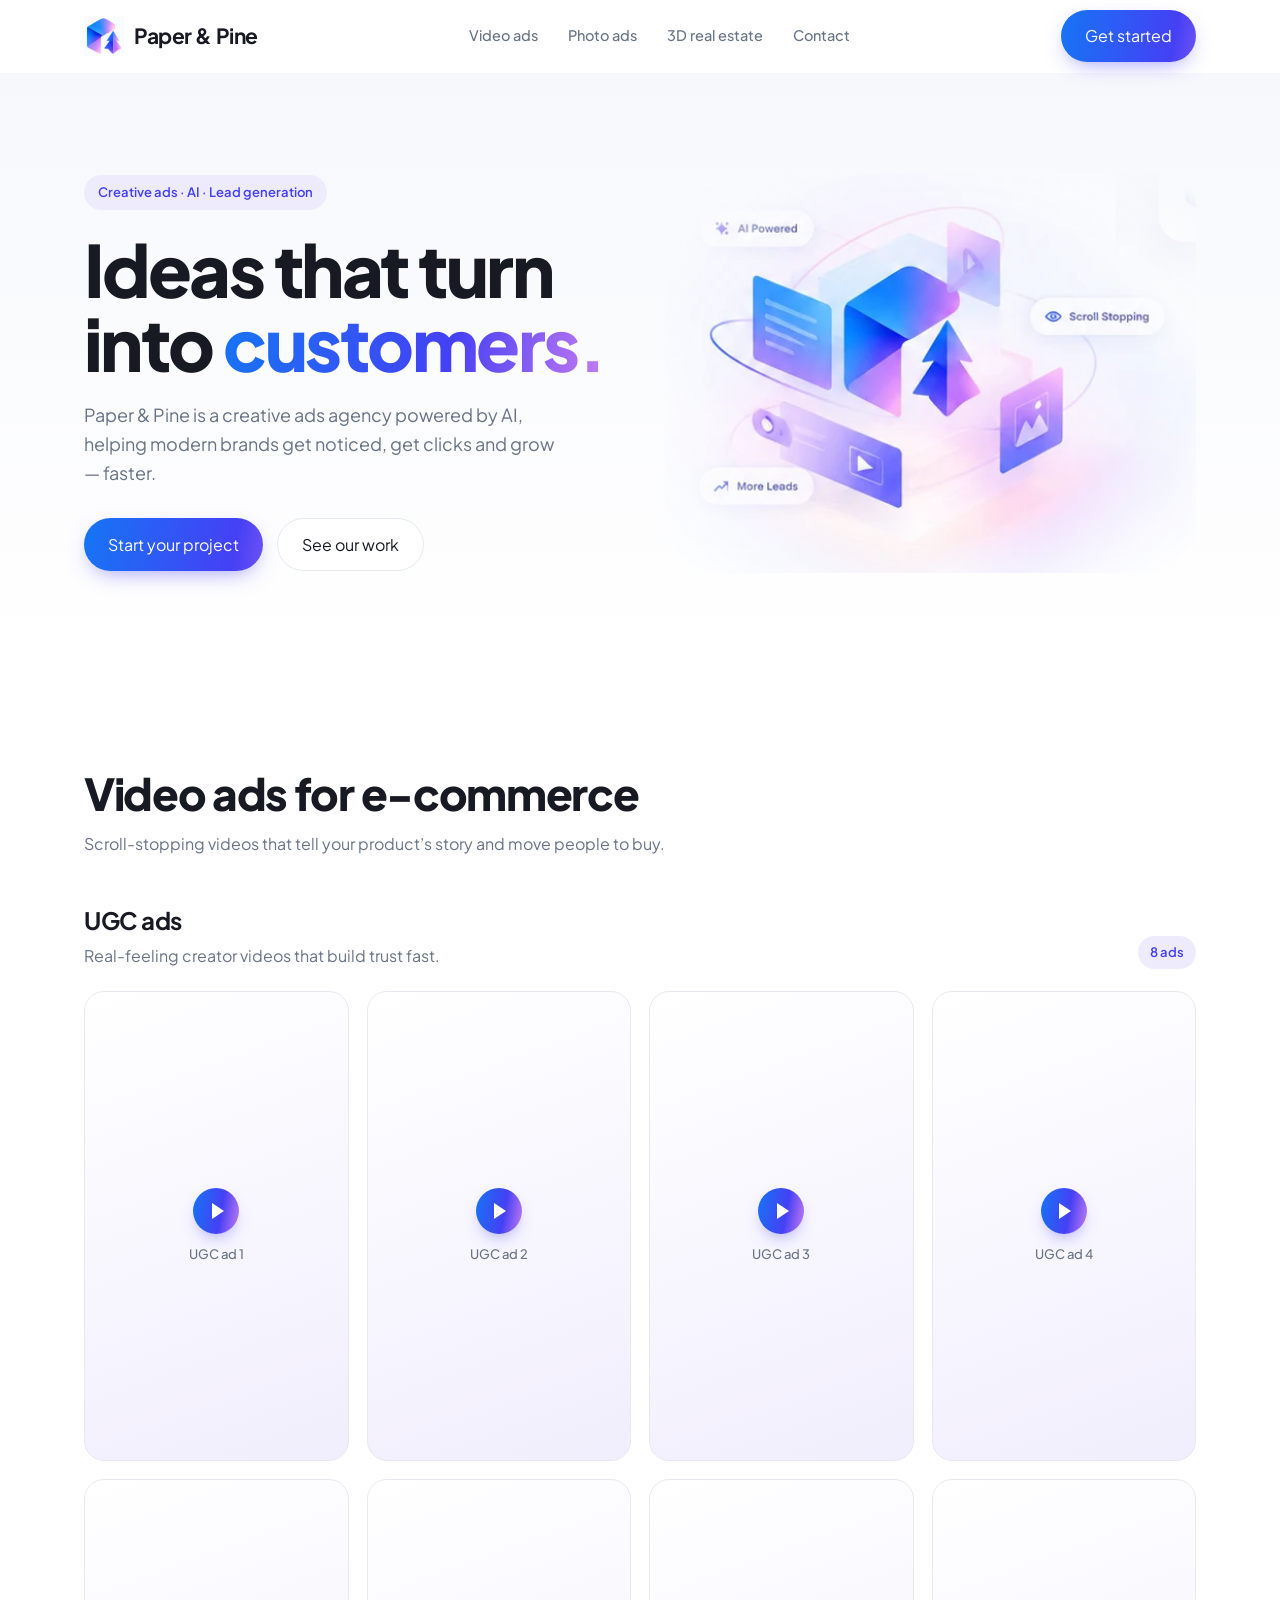
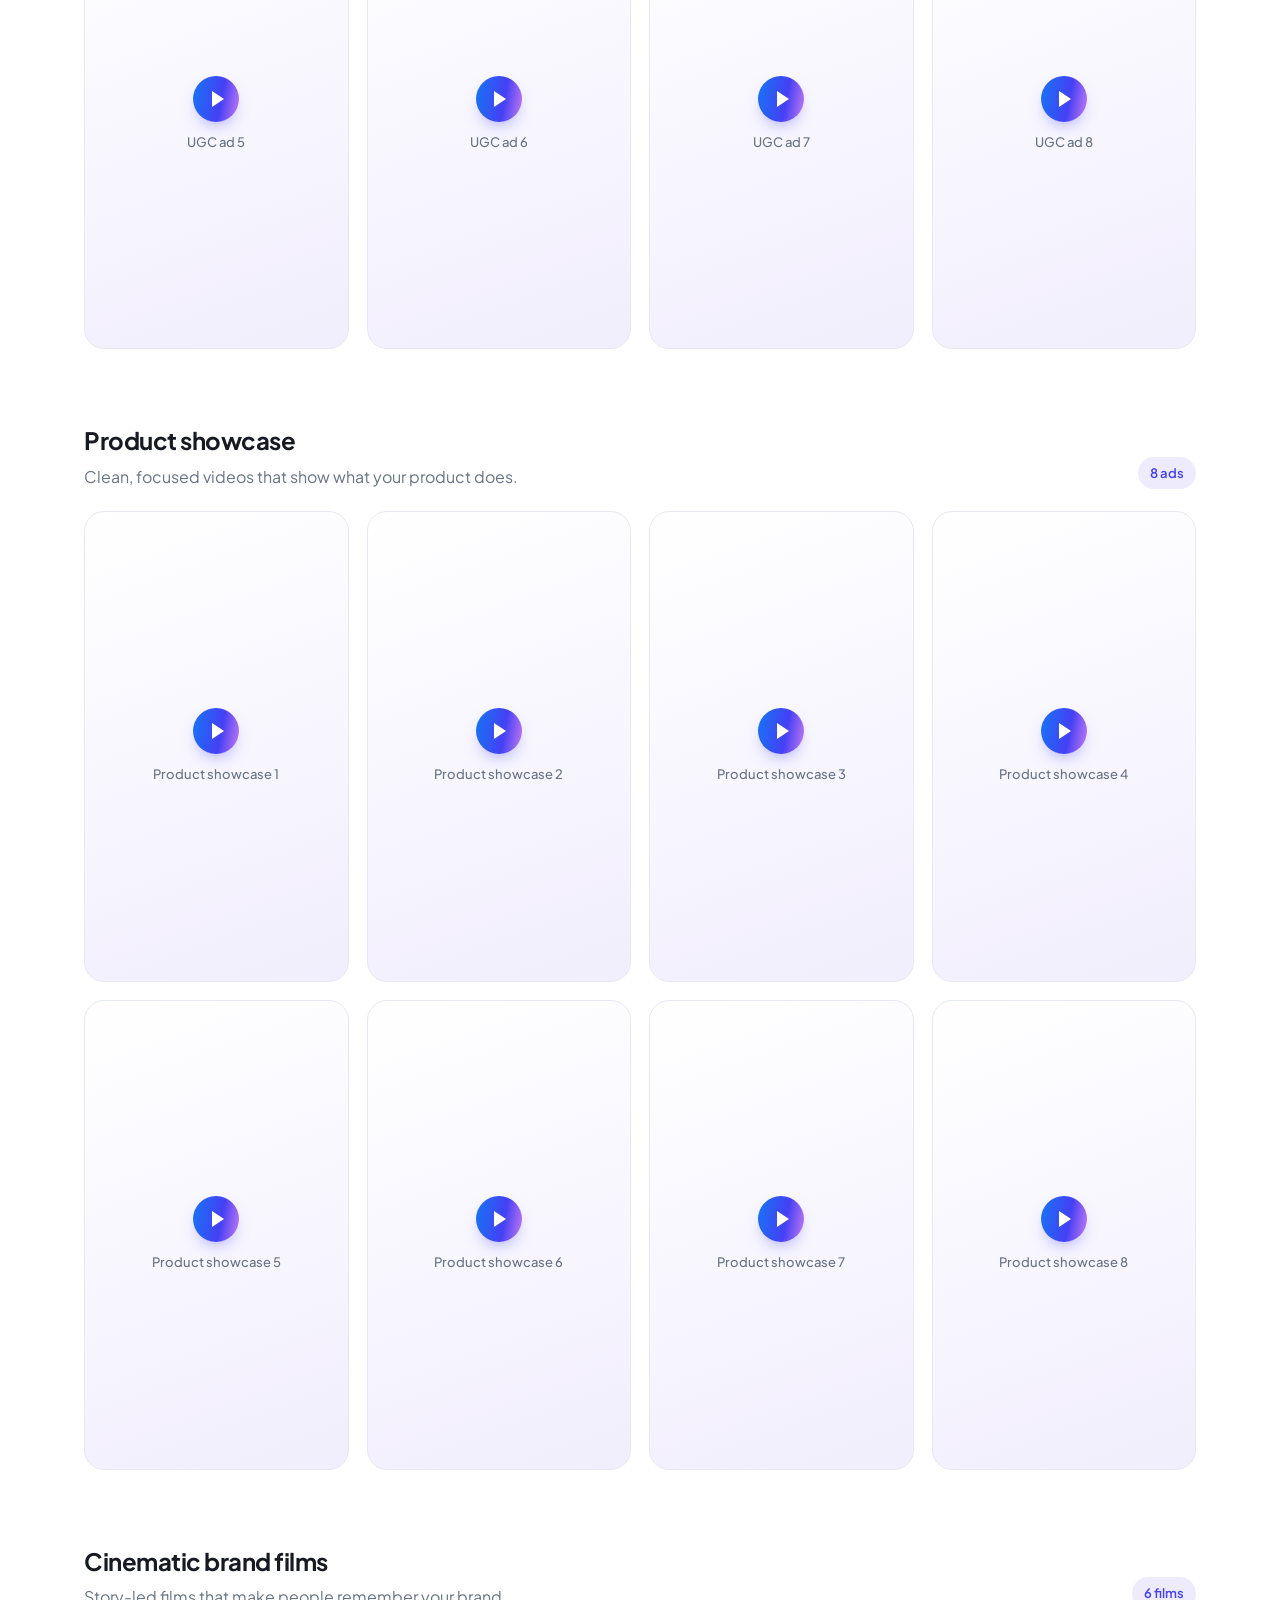
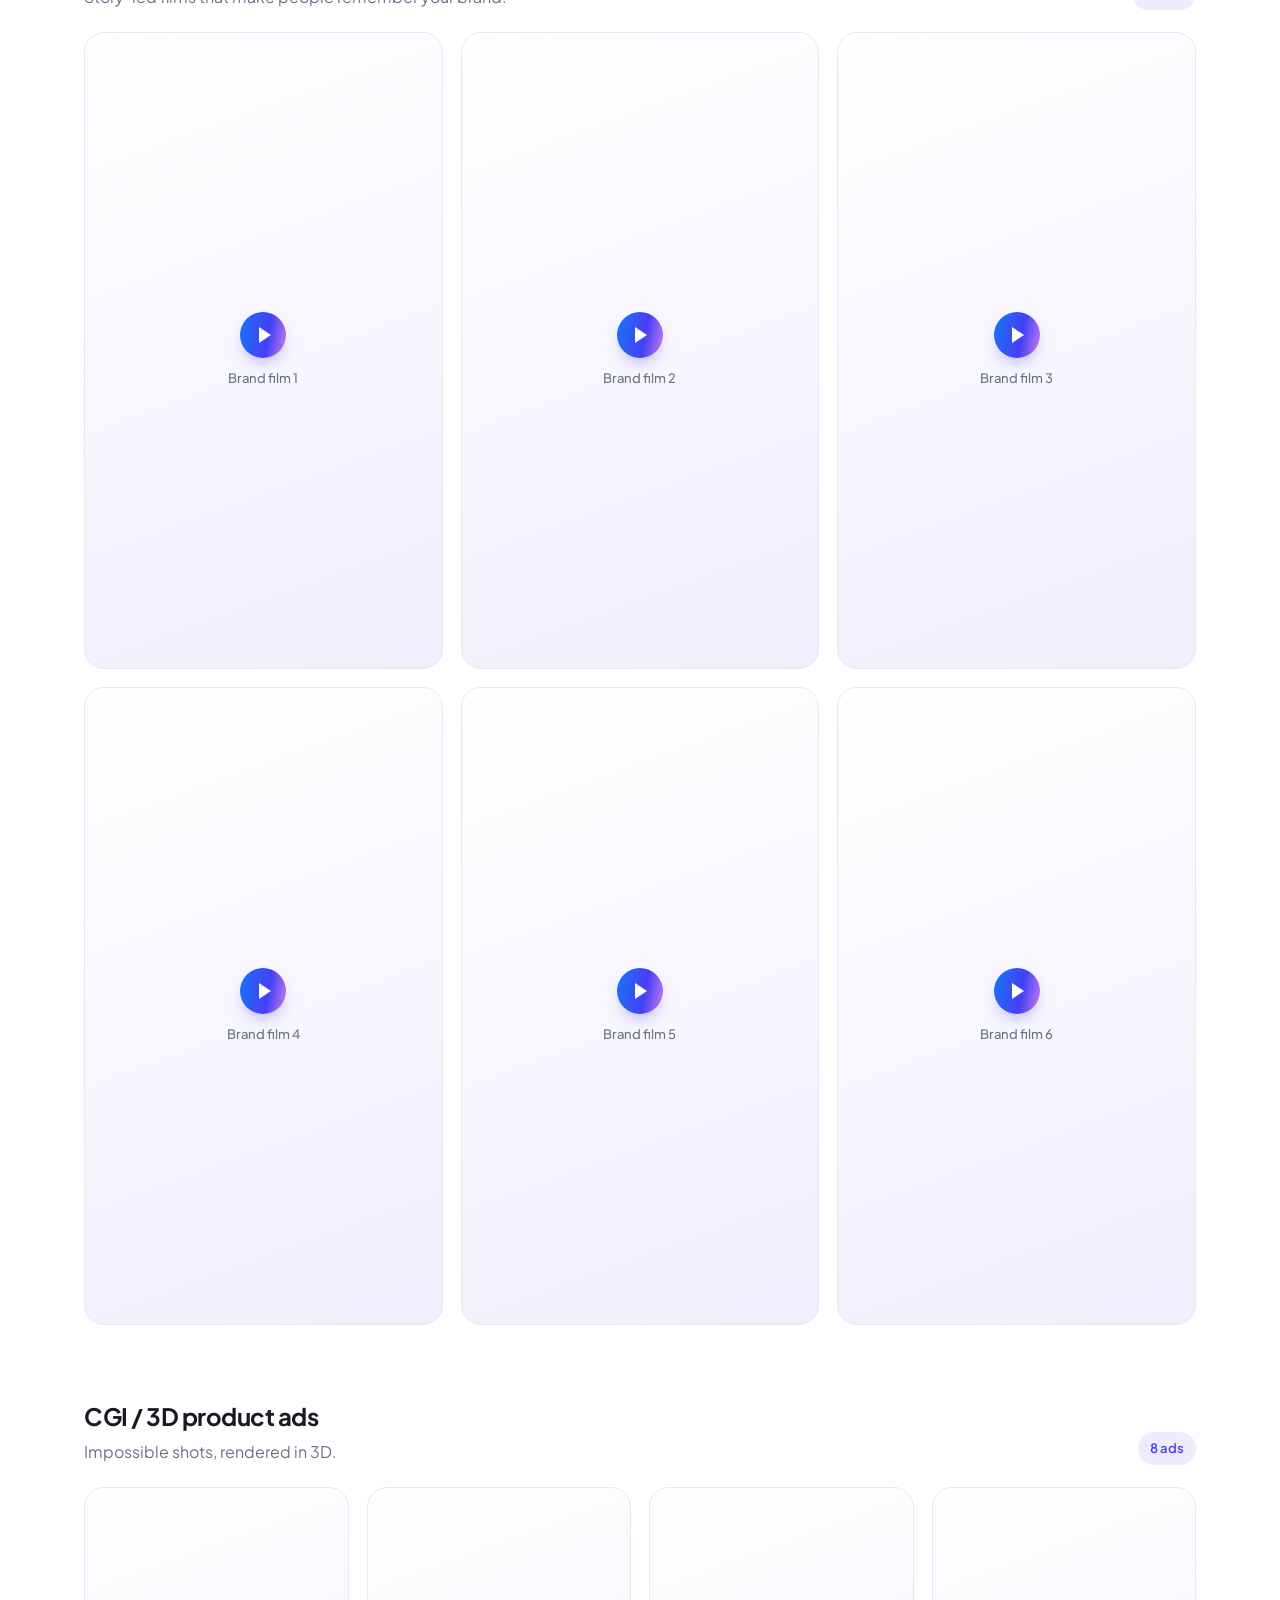
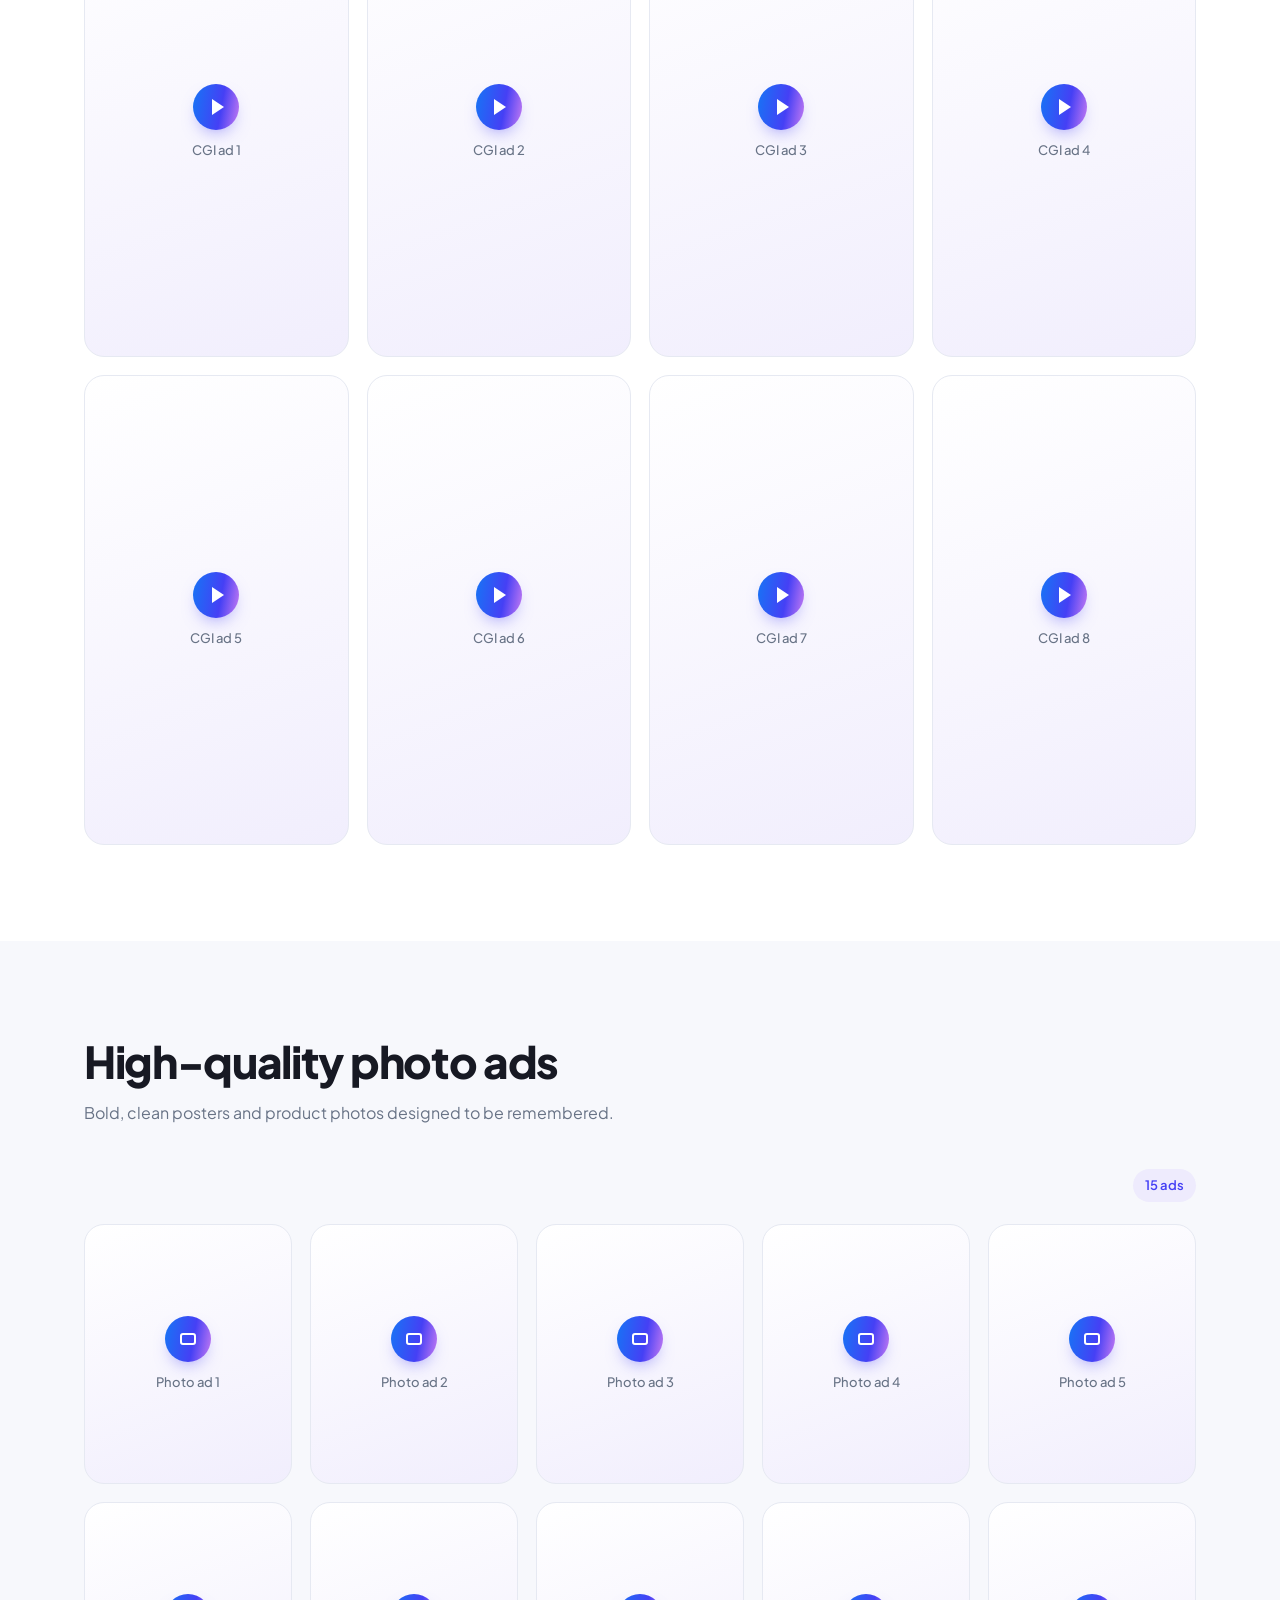
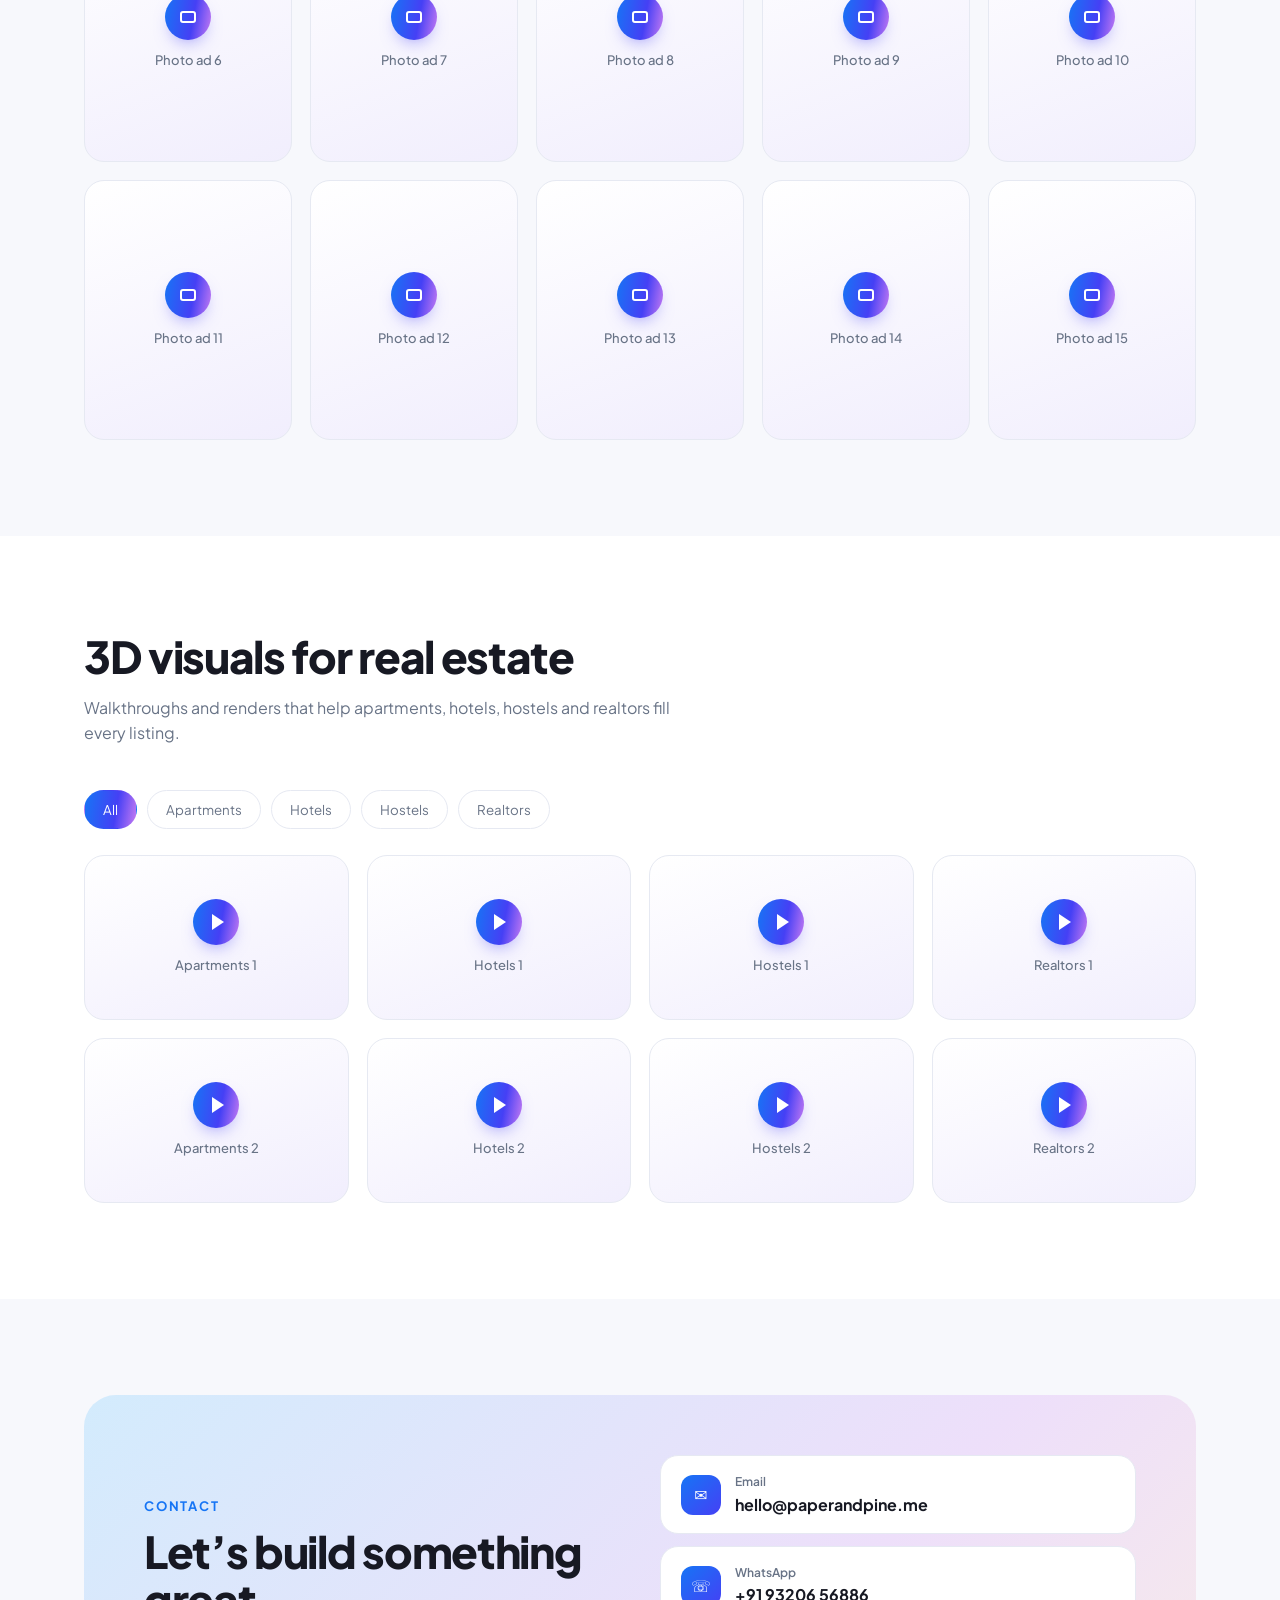
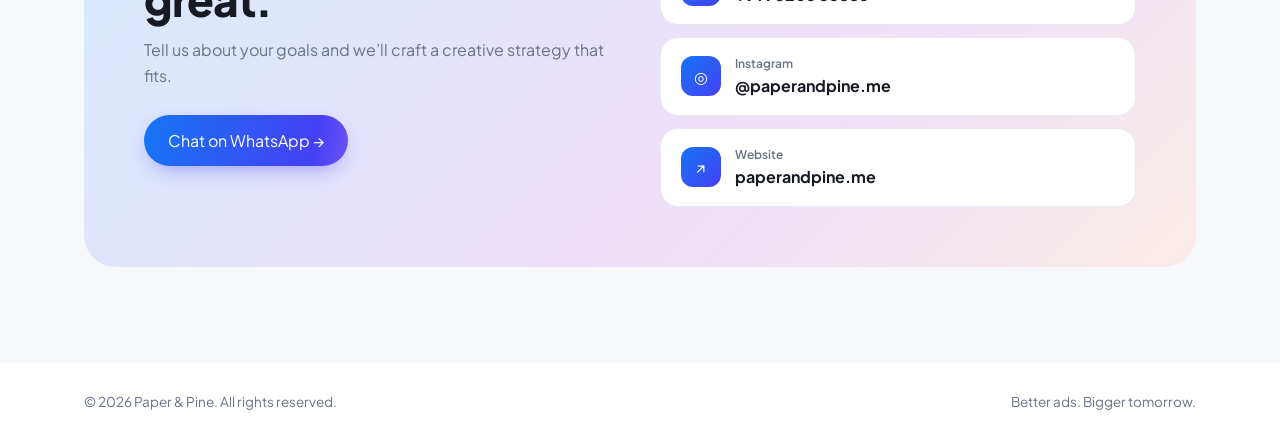
<file: index.html>
<!DOCTYPE html>
<html lang="en"><head><meta charset="utf-8">
<meta name="viewport" content="width=device-width, initial-scale=1, viewport-fit=cover">
<title>Paper &amp; Pine — Creative ads powered by AI</title>
<meta name="description" content="Paper &amp; Pine is a creative ads agency powered by AI. Video ads, photo ads and 3D visuals for e-commerce brands and real estate.">
<link rel="preconnect" href="https://fonts.googleapis.com"><link rel="preconnect" href="https://fonts.gstatic.com" crossorigin>
<link href="https://fonts.googleapis.com/css2?family=Plus+Jakarta+Sans:wght@400;500;600;700;800&display=swap" rel="stylesheet">
<style>
:root{color-scheme:light;--blue:#1675F5;--sky:#42B8FF;--indigo:#4540F5;--lav:#C77BF2;--pink:#EBA0E9;--peach:#FFC9A8;--bg:#fff;--soft:#F7F8FC;--ink:#171923;--mute:#687386;--line:#E6E9F2;--grad:linear-gradient(100deg,#1675F5,#4540F5 60%,#C77BF2);
box-sizing:border-box;padding-top:env(safe-area-inset-top,0px);padding-bottom:env(safe-area-inset-bottom,0px)}
html{scroll-behavior:smooth;scroll-padding-top:calc(84px + env(safe-area-inset-top,0px))}
*,*::before,*::after{box-sizing:inherit}
body{margin:0;background:#fff;color:var(--ink);font:400 16px/1.6 "Plus Jakarta Sans",system-ui,-apple-system,"Segoe UI",Roboto,sans-serif;-webkit-font-smoothing:antialiased}
body::before{content:"";position:fixed;inset:0 0 auto;height:env(safe-area-inset-top,0px);background:rgba(255,255,255,.9);z-index:60}
a{color:inherit;text-decoration:none}
:focus-visible{outline:3px solid var(--sky);outline-offset:3px;border-radius:8px}
.wrap{max-width:1160px;margin:0 auto;padding:0 24px}
header{position:sticky;top:env(safe-area-inset-top,0px);z-index:50;background:rgba(255,255,255,.88);backdrop-filter:blur(14px);border-bottom:1px solid transparent;transition:border-color .2s}
header.s{border-color:var(--line)}
.nav{display:flex;align-items:center;justify-content:space-between;height:72px;gap:16px}
.brand{display:flex;align-items:center;gap:10px;font-weight:700;font-size:21px;letter-spacing:-.02em}
.brand img{width:40px;height:40px;mix-blend-mode:multiply}
.links{display:flex;gap:30px;font-size:14.5px;font-weight:500;color:var(--mute)}
.links a:hover{color:var(--ink)}
.btn{display:inline-flex;align-items:center;gap:10px;padding:13px 24px;border-radius:999px;font:600 14.5px/1 inherit;font-family:inherit;color:#fff;background:var(--grad);background-size:140% 100%;border:0;cursor:pointer;box-shadow:0 8px 22px -8px rgba(69,64,245,.55);transition:background-position .35s,transform .2s,box-shadow .2s}
.btn:hover{background-position:100% 0;transform:translateY(-2px);box-shadow:0 12px 26px -8px rgba(199,123,242,.7)}
.btn.ghost{background:#fff;color:var(--ink);box-shadow:none;border:1px solid var(--line)}
.btn.ghost:hover{border-color:var(--lav)}
.hero{background:linear-gradient(180deg,var(--soft),#fff);overflow:hidden}
.hero .wrap{display:grid;grid-template-columns:1.05fr 1fr;align-items:center;gap:24px;min-height:600px;padding-top:40px;padding-bottom:40px}
.pill{display:inline-block;padding:7px 14px;border-radius:999px;background:#EEEBFD;color:var(--indigo);font-size:13px;font-weight:600}
h1{font-size:clamp(42px,6vw,72px);line-height:1.04;letter-spacing:-.035em;font-weight:800;margin:22px 0 20px}
h1 em{font-style:normal;background:var(--grad);-webkit-background-clip:text;background-clip:text;color:transparent}
.lead{font-size:18px;color:var(--mute);max-width:480px;margin:0 0 30px}
.cta{display:flex;gap:14px;flex-wrap:wrap}
.art{position:relative;animation:in 1.1s cubic-bezier(.2,.7,.2,1) both}
.art img{display:block;width:100%;height:auto;-webkit-mask-image:radial-gradient(ellipse 66% 68% at 50% 50%,#000 62%,transparent 100%);mask-image:radial-gradient(ellipse 66% 68% at 50% 50%,#000 62%,transparent 100%);animation:fl 7s ease-in-out infinite}
@keyframes in{from{opacity:0;transform:translateY(18px) scale(.97)}}
@keyframes fl{50%{transform:translateY(-10px)}}
section{padding:96px 0}
.head{max-width:620px;margin-bottom:44px}
h2{font-size:clamp(30px,4vw,44px);line-height:1.1;letter-spacing:-.03em;font-weight:800;margin:0 0 14px}
.head p,.sub p{color:var(--mute);margin:0}
.group{background:var(--soft)}
.sub{display:flex;align-items:flex-end;justify-content:space-between;gap:20px;margin:0 0 22px;flex-wrap:wrap}
.sub h3{font-size:24px;letter-spacing:-.02em;margin:0 0 4px;font-weight:700}
.count{font-size:13px;font-weight:600;color:var(--indigo);background:#EEEBFD;padding:6px 12px;border-radius:999px}
.block{margin-bottom:72px}.block:last-child{margin-bottom:0}
.kind{display:flex;align-items:center;gap:12px;margin-bottom:36px;font-weight:700;font-size:15px;color:var(--mute)}
.kind::after{content:"";flex:1;height:1px;background:var(--line)}
.grid{display:grid;gap:18px;grid-template-columns:repeat(4,1fr)}
.grid.g5{grid-template-columns:repeat(5,1fr)}
.grid.g3{grid-template-columns:repeat(3,1fr)}
.box{position:relative;aspect-ratio:9/16;border-radius:20px;overflow:hidden;background:linear-gradient(160deg,#fff,#F1EEFD);border:1px solid var(--line);display:grid;place-items:center;transition:transform .25s,box-shadow .25s,border-color .25s}
.box:hover{transform:translateY(-5px);box-shadow:0 18px 36px -18px rgba(69,64,245,.4);border-color:var(--lav)}
.box.photo{aspect-ratio:4/5}.box.wide{aspect-ratio:16/10}
.box>img,.box>video{position:absolute;inset:0;width:100%;height:100%;object-fit:cover}
.ph{display:grid;gap:10px;justify-items:center;color:var(--mute);font-size:13px;font-weight:500;text-align:center}
.ph i{width:46px;height:46px;border-radius:50%;background:var(--grad);display:grid;place-items:center;box-shadow:0 8px 18px -8px rgba(69,64,245,.6)}
.ph i::after{content:"";margin-left:3px;border-left:12px solid #fff;border-top:8px solid transparent;border-bottom:8px solid transparent}
.ph.pic i::after{margin:0;width:16px;height:12px;border:2px solid #fff;border-radius:3px;background:none}
.chips{display:flex;gap:10px;flex-wrap:wrap;margin-bottom:26px}
.chip{padding:10px 18px;border-radius:999px;border:1px solid var(--line);background:#fff;font:600 14px/1 inherit;font-family:inherit;color:var(--mute);cursor:pointer;transition:all .2s}
.chip:hover{border-color:var(--lav);color:var(--ink)}
.chip[aria-pressed=true]{background:var(--grad);color:#fff;border-color:transparent}
.contact{background:var(--soft)}
.eyebrow{display:block;color:var(--blue);font-weight:700;font-size:13px;letter-spacing:.14em;text-transform:uppercase;margin-bottom:10px}
.cpanel{background:linear-gradient(135deg,rgba(66,184,255,.2),rgba(199,123,242,.2) 60%,rgba(255,201,168,.25)),var(--soft);border-radius:32px;padding:60px;display:grid;grid-template-columns:1fr 1fr;gap:40px;align-items:center}
.cpanel .head{margin:0}
.cards{display:grid;gap:12px}
.card{display:flex;gap:14px;align-items:center;padding:16px 20px;border-radius:18px;background:#fff;border:1px solid var(--line);transition:transform .25s,border-color .25s}
.card:hover{transform:translateX(6px);border-color:var(--lav)}
.card small{display:block;color:var(--mute);font-size:12px;font-weight:600;margin:0}
.card b{font-weight:700;font-size:16px;word-break:break-word}
.card i{width:40px;height:40px;border-radius:12px;display:grid;place-items:center;background:linear-gradient(135deg,var(--blue),var(--indigo));color:#fff;font-style:normal;font-size:16px;flex:none}
footer{padding:28px 0;color:var(--mute);font-size:13.5px}
footer .wrap{display:flex;justify-content:space-between;gap:12px;flex-wrap:wrap}
@media(max-width:980px){.hero .wrap{grid-template-columns:1fr;min-height:0}.links{display:none}.grid,.grid.g5{grid-template-columns:repeat(2,1fr)}.cpanel{grid-template-columns:1fr;padding:34px 24px}section{padding:72px 0}}
@media(max-width:520px){.wrap{padding:0 18px}.grid.g3{grid-template-columns:1fr}.nav .btn{padding:11px 16px}}
@media(prefers-reduced-motion:reduce){*{animation:none!important;transition:none!important}html{scroll-behavior:auto}}
</style></head><body>
<header id="top"><div class="wrap nav">
<a class="brand" href="#top"><img src="[data-uri]" alt="">Paper &amp; Pine</a>
<nav class="links" aria-label="Main"><a href="#video">Video ads</a><a href="#photo">Photo ads</a><a href="#realestate">3D real estate</a><a href="#contact">Contact</a></nav>
<a class="btn" href="#contact">Get started</a></div></header>

<main>
<div class="hero"><div class="wrap"><div>
<span class="pill">Creative ads · AI · Lead generation</span>
<h1>Ideas that turn into <em>customers.</em></h1>
<p class="lead">Paper &amp; Pine is a creative ads agency powered by AI, helping modern brands get noticed, get clicks and grow — faster.</p>
<div class="cta"><a class="btn" href="#contact">Start your project</a><a class="btn ghost" href="#video">See our work</a></div></div>
<div class="art"><img src="[data-uri]" alt="Paper &amp; Pine logo surrounded by floating video, poster and lead-growth cards" width="515" height="388"></div></div></div>

<section id="video"><div class="wrap">
<div class="head"><h2>Video ads for e-commerce</h2><p>Scroll-stopping videos that tell your product’s story and move people to buy.</p></div>
<div class="block" id="ugc"><div class="sub"><div><h3>UGC ads</h3><p>Real-feeling creator videos that build trust fast.</p></div><span class="count">8 ads</span></div><div class="grid" data-k="ugc" data-n="8" data-t="video"></div></div>
<div class="block" id="showcase"><div class="sub"><div><h3>Product showcase</h3><p>Clean, focused videos that show what your product does.</p></div><span class="count">8 ads</span></div><div class="grid" data-k="showcase" data-n="8" data-t="video"></div></div>
<div class="block" id="films"><div class="sub"><div><h3>Cinematic brand films</h3><p>Story-led films that make people remember your brand.</p></div><span class="count">6 films</span></div><div class="grid g3" data-k="films" data-n="6" data-t="video"></div></div>
<div class="block" id="cgi"><div class="sub"><div><h3>CGI / 3D product ads</h3><p>Impossible shots, rendered in 3D.</p></div><span class="count">8 ads</span></div><div class="grid" data-k="cgi" data-n="8" data-t="video"></div></div>
</div></section>

<section id="photo" class="group"><div class="wrap">
<div class="head"><h2>High-quality photo ads</h2><p>Bold, clean posters and product photos designed to be remembered.</p></div>
<div class="sub"><div></div><span class="count">15 ads</span></div>
<div class="grid g5" data-k="photo" data-n="15" data-t="photo"></div></div></section>

<section id="realestate"><div class="wrap">
<div class="head"><h2>3D visuals for real estate</h2><p>Walkthroughs and renders that help apartments, hotels, hostels and realtors fill every listing.</p></div>
<div class="chips" role="group" aria-label="Filter by type"></div>
<div class="grid" data-k="re" data-n="8" data-t="wide"></div></div></section>

<section id="contact" class="contact"><div class="wrap"><div class="cpanel">
<div><div class="head"><span class="eyebrow">Contact</span><h2>Let’s build something great.</h2><p>Tell us about your goals and we’ll craft a creative strategy that fits.</p></div>
<p style="margin:26px 0 0"><a class="btn" href="https://wa.me/919320656886?text=Hi%20Paper%20%26%20Pine%2C%20I%27d%20like%20to%20start%20a%20project." target="_blank" rel="noopener">Chat on WhatsApp →</a></p></div>
<div class="cards">
<a class="card" href="mailto:hello@paperandpine.me"><i>✉</i><div><small>Email</small><b>hello@paperandpine.me</b></div></a>
<a class="card" href="https://wa.me/919320656886" target="_blank" rel="noopener"><i>☏</i><div><small>WhatsApp</small><b>+91 93206 56886</b></div></a>
<a class="card" href="https://instagram.com/paperandpine.me" target="_blank" rel="noopener"><i>◎</i><div><small>Instagram</small><b>@paperandpine.me</b></div></a>
<a class="card" href="https://paperandpine.me"><i>↗</i><div><small>Website</small><b>paperandpine.me</b></div></a></div>
</div></div></section></main>
<footer><div class="wrap"><span>© 2026 Paper &amp; Pine. All rights reserved.</span><span>Better ads. Bigger tomorrow.</span></div></footer>

<script>
/* ADD YOUR MEDIA HERE: paste file names/links in order. Empty slots show placeholders.
   Example: ugc:["ugc1.mp4","ugc2.mp4"]  — photo ads use images, e.g. photo:["a.jpg"] */
const MEDIA={ugc:[],showcase:[],films:[],cgi:[],photo:[],re:[]};
const LABEL={ugc:"UGC ad",showcase:"Product showcase",films:"Brand film",cgi:"CGI ad",photo:"Photo ad",re:""};
const RE=["Apartments","Hotels","Hostels","Realtors"];
const grids=document.querySelectorAll(".grid[data-k]");
grids.forEach(g=>{const k=g.dataset.k,n=+g.dataset.n,t=g.dataset.t;
for(let i=0;i<n;i++){const s=(MEDIA[k]||[])[i],b=document.createElement("div");
const cat=k==="re"?RE[i%4]:"";b.className="box "+(t==="photo"?"photo":t==="wide"?"wide":"");if(cat)b.dataset.cat=cat;
if(s){b.innerHTML=/\.(mp4|webm|mov)$/i.test(s)?`<video src="${s}" muted loop playsinline controls preload="metadata"></video>`:`<img src="${s}" alt="" loading="lazy">`}
else b.innerHTML=`<div class="ph ${t==="photo"?"pic":""}"><i></i>${cat?cat+" "+(Math.floor(i/4)+1):LABEL[k]+" "+(i+1)}</div>`;
g.appendChild(b)}});
const cw=document.querySelector(".chips");["All",...RE].forEach((c,i)=>{const b=document.createElement("button");b.className="chip";b.textContent=c;b.setAttribute("aria-pressed",i===0);
b.onclick=()=>{cw.querySelectorAll(".chip").forEach(x=>x.setAttribute("aria-pressed",x===b));
document.querySelectorAll('[data-k="re"] .box').forEach(x=>x.style.display=(i===0||x.dataset.cat===c)?"":"none")};cw.appendChild(b)});
const hd=document.querySelector("header");addEventListener("scroll",()=>hd.classList.toggle("s",scrollY>8),{passive:true});
</script></body></html>
</file>
